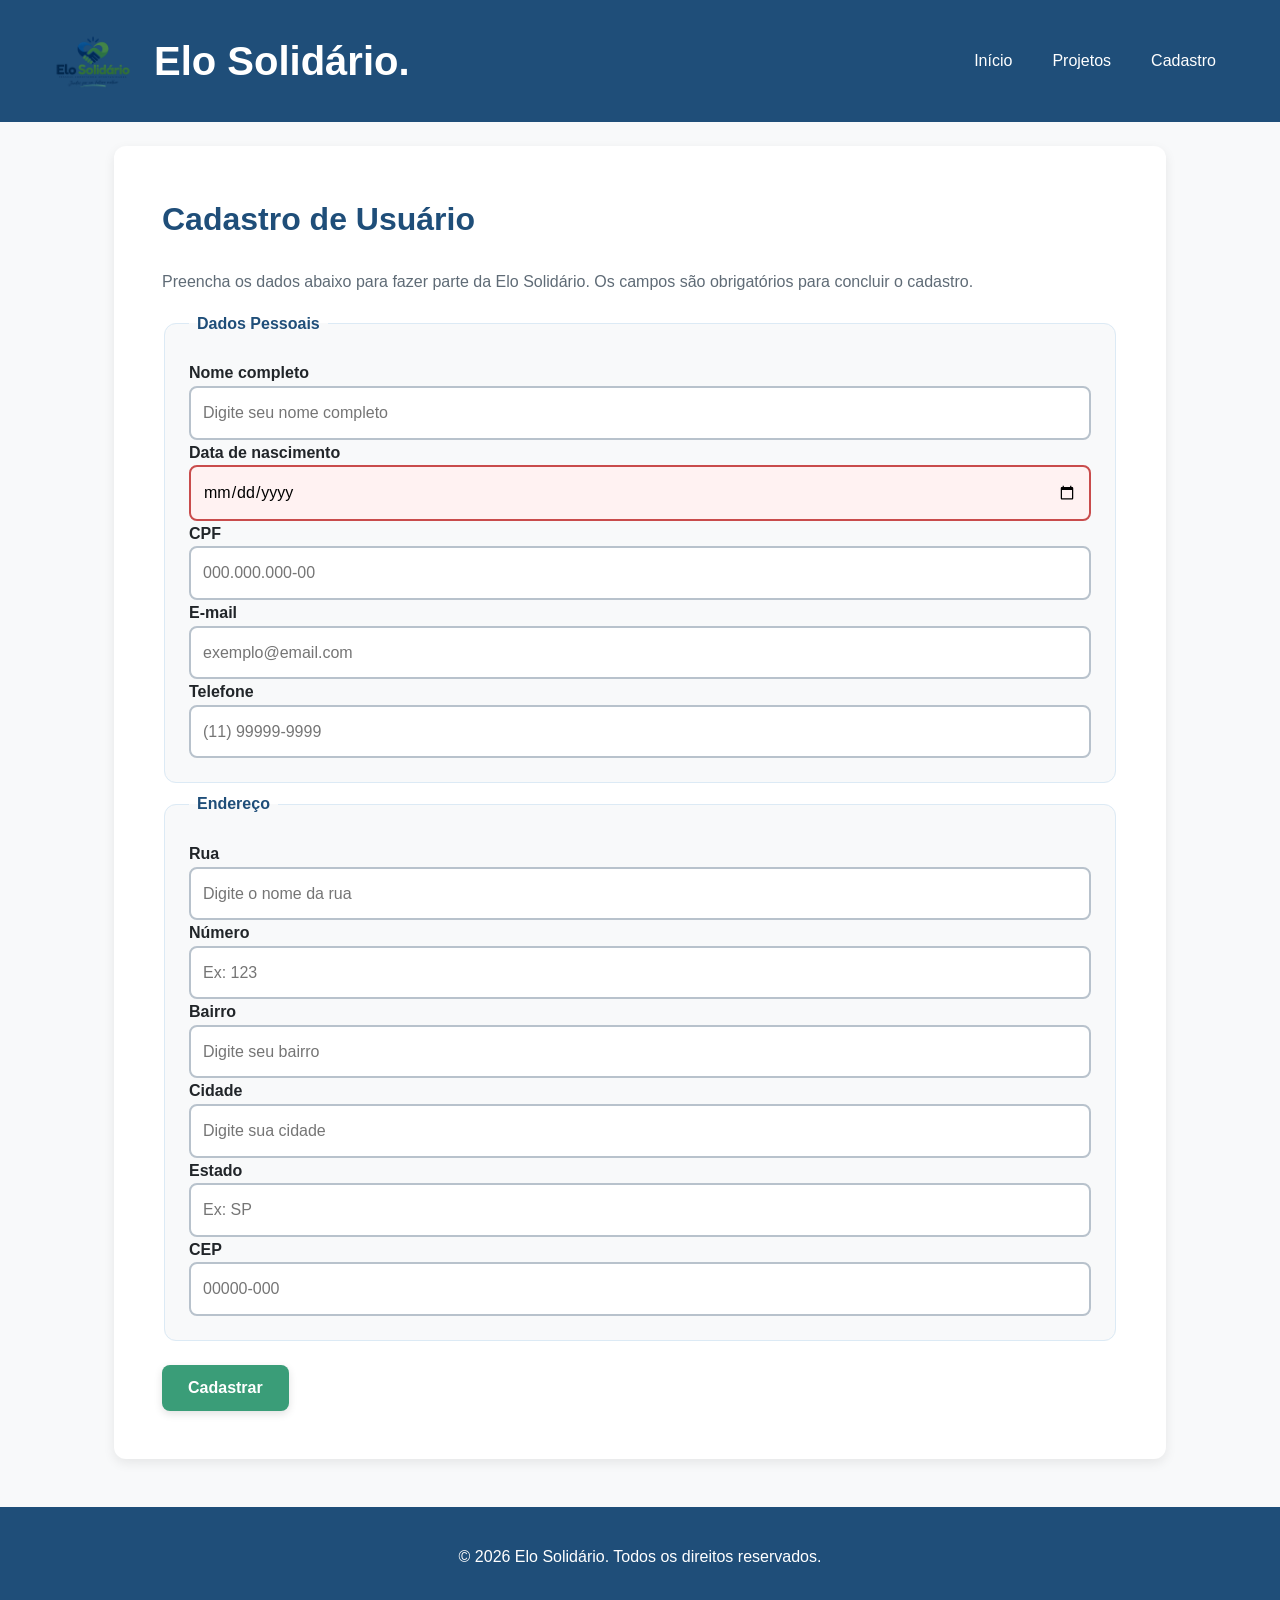
<file: HTML/cadastro.html>
<!DOCTYPE html>
<html lang="pt-BR">

<head>
    <meta charset="UTF-8">
    <meta name="viewport" content="width=device-width, initial-scale=1.0">

    <title>Cadastro - Elo Solidário</title>

    <link rel="stylesheet" href="../CSS/styles.css">
</head>

<body>

    <header>

        <img
            src="../IMAGENS/Logo-Elo-Solidario.png"
            alt="Logo da Elo Solidário"
            width="150"
            height="150"
        >

        <h1>Elo Solidário.</h1>

        <!-- Controle do menu hambúrguer -->
        <input
            type="checkbox"
            id="menu-toggle"
            class="menu-toggle"
        >

        <label
            for="menu-toggle"
            class="menu-hamburguer"
        >
            <span aria-hidden="true">☰</span>
            <span class="sr-only">Abrir ou fechar menu de navegação</span>
        </label>

        <nav aria-label="Navegação principal">

            <ul class="menu-principal">

                <li>
                    <a href="index.html">Início</a>
                </li>

                <li class="menu-dropdown">

                    <a href="projetos.html">Projetos</a>

                    <ul class="submenu">

                        <li>
                            <a href="projetos.html#doacoes">
                                Doações
                            </a>
                        </li>

                        <li>
                            <a href="projetos.html#voluntariado">
                                Voluntariado
                            </a>
                        </li>

                    </ul>

                </li>

                <li>
                    <a href="cadastro.html">Cadastro</a>
                </li>

            </ul>

        </nav>

    </header>


    <main>

        <section>

            <h2>Cadastro de Usuário</h2>

            <p>
                Preencha os dados abaixo para fazer parte da Elo Solidário.
                Os campos são obrigatórios para concluir o cadastro.
            </p>

            <form>

                <!-- DADOS PESSOAIS -->

                <fieldset>

                    <legend>Dados Pessoais</legend>

                    <label for="nome">
                        Nome completo
                    </label>

                    <input
                        type="text"
                        id="nome"
                        name="nome"
                        placeholder="Digite seu nome completo"
                        minlength="3"
                        autocomplete="name"
                        required
                    >


                    <label for="data">
                        Data de nascimento
                    </label>

                    <input
                        type="date"
                        id="data"
                        name="data"
                        autocomplete="bday"
                        required
                    >


                    <label for="cpf">
                        CPF
                    </label>

                    <input
                        type="text"
                        id="cpf"
                        name="cpf"
                        placeholder="000.000.000-00"
                        maxlength="14"
                        pattern="[0-9]{3}\.[0-9]{3}\.[0-9]{3}-[0-9]{2}"
                        title="Digite o CPF no formato 000.000.000-00"
                        inputmode="numeric"
                        required
                    >


                    <label for="email">
                        E-mail
                    </label>

                    <input
                        type="email"
                        id="email"
                        name="email"
                        placeholder="exemplo@email.com"
                        autocomplete="email"
                        required
                    >


                    <label for="telefone">
                        Telefone
                    </label>

                    <input
                        type="tel"
                        id="telefone"
                        name="telefone"
                        placeholder="(11) 99999-9999"
                        maxlength="15"
                        pattern="\([0-9]{2}\) [0-9]{5}-[0-9]{4}"
                        title="Digite o telefone no formato (11) 99999-9999"
                        autocomplete="tel"
                        inputmode="tel"
                        required
                    >

                </fieldset>


                <!-- ENDEREÇO -->

                <fieldset>

                    <legend>Endereço</legend>

                    <label for="rua">
                        Rua
                    </label>

                    <input
                        type="text"
                        id="rua"
                        name="rua"
                        placeholder="Digite o nome da rua"
                        autocomplete="street-address"
                        required
                    >


                    <label for="numero">
                        Número
                    </label>

                    <input
                        type="text"
                        id="numero"
                        name="numero"
                        placeholder="Ex: 123"
                        inputmode="numeric"
                        required
                    >


                    <label for="bairro">
                        Bairro
                    </label>

                    <input
                        type="text"
                        id="bairro"
                        name="bairro"
                        placeholder="Digite seu bairro"
                        required
                    >


                    <label for="cidade">
                        Cidade
                    </label>

                    <input
                        type="text"
                        id="cidade"
                        name="cidade"
                        placeholder="Digite sua cidade"
                        autocomplete="address-level2"
                        required
                    >


                    <label for="estado">
                        Estado
                    </label>

                    <input
                        type="text"
                        id="estado"
                        name="estado"
                        placeholder="Ex: SP"
                        maxlength="2"
                        pattern="[A-Za-z]{2}"
                        title="Digite a sigla do estado com duas letras, como SP"
                        autocomplete="address-level1"
                        required
                    >


                    <label for="cep">
                        CEP
                    </label>

                    <input
                        type="text"
                        id="cep"
                        name="cep"
                        placeholder="00000-000"
                        maxlength="9"
                        pattern="[0-9]{5}-[0-9]{3}"
                        title="Digite o CEP no formato 00000-000"
                        autocomplete="postal-code"
                        inputmode="numeric"
                        required
                    >

                </fieldset>


                <button type="submit">
                    Cadastrar
                </button>

            </form>

        </section>

    </main>


    <footer>

        <p>
            &copy; 2026 Elo Solidário. Todos os direitos reservados.
        </p>

    </footer>

</body>

</html>
</file>
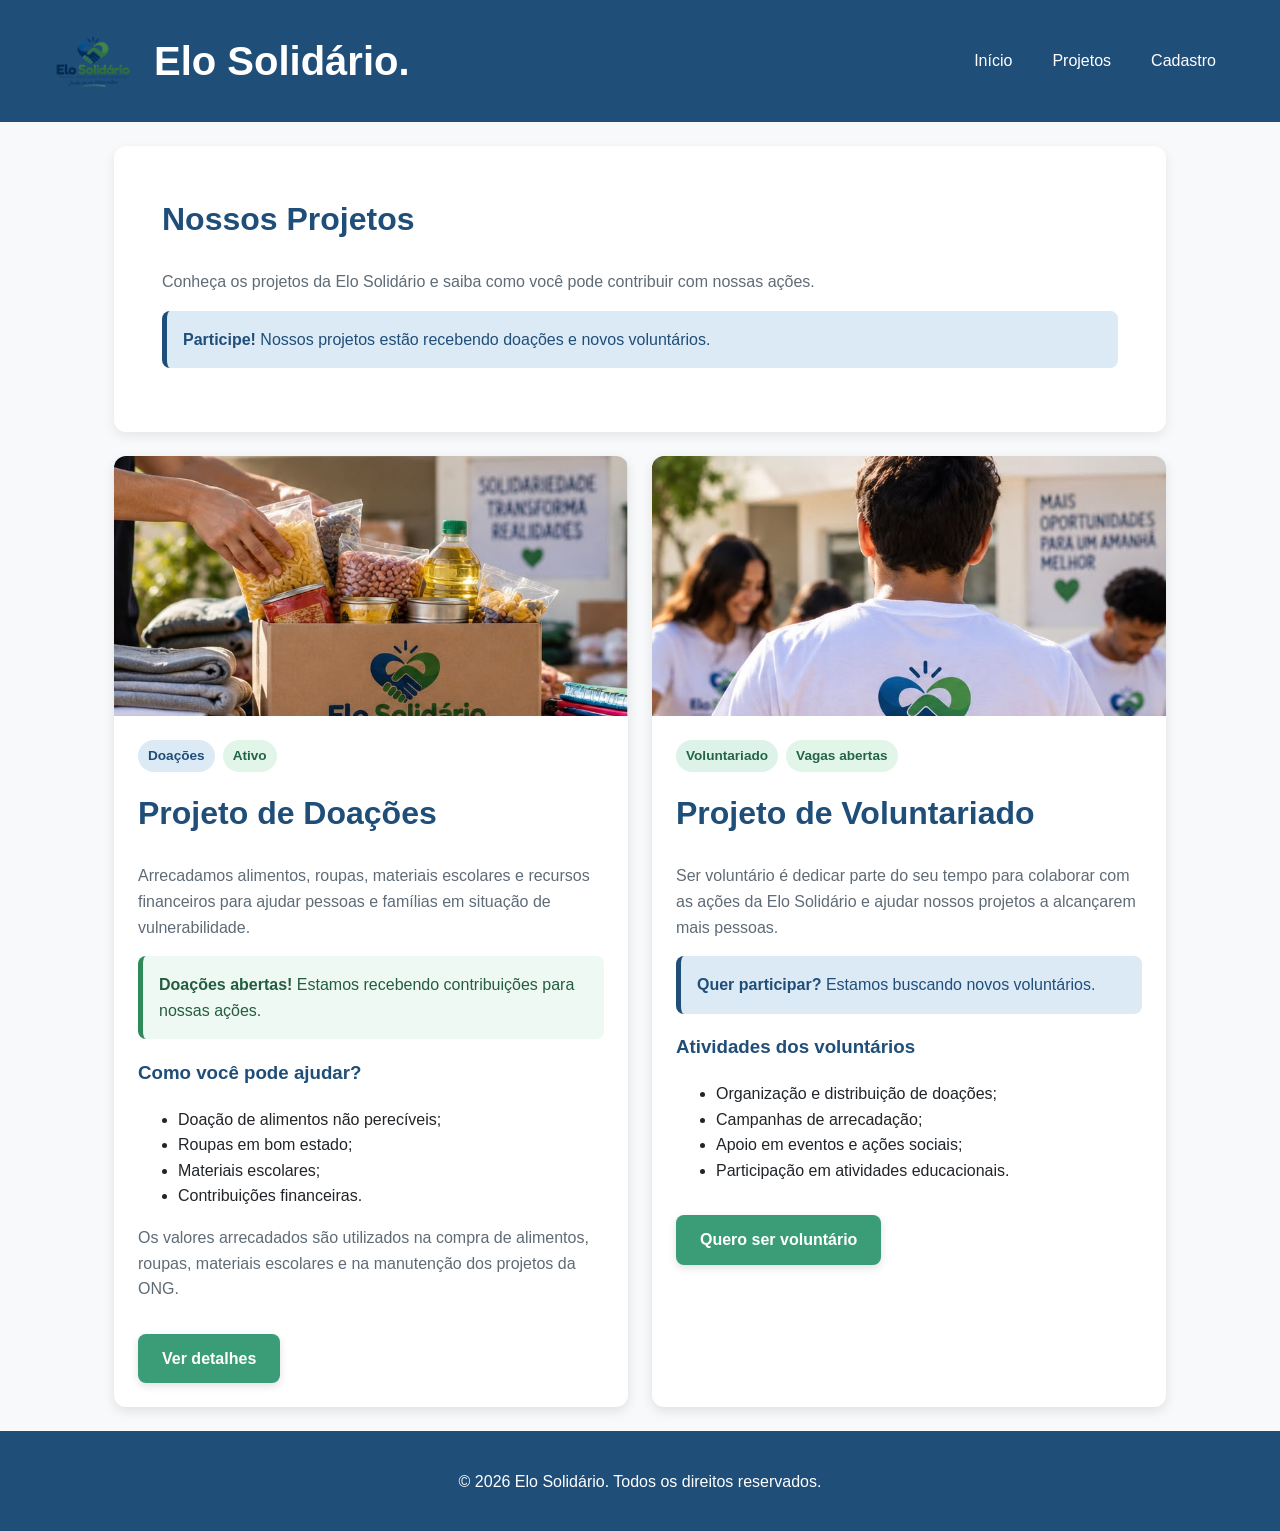
<file: HTML/projetos.html>
<!DOCTYPE html>
<html lang="pt-BR">

<head>
    <meta charset="UTF-8">
    <meta name="viewport" content="width=device-width, initial-scale=1.0">

    <title>Projetos - Elo Solidário</title>

    <link rel="stylesheet" href="../CSS/styles.css">
</head>

<body>

    <header>

        <img
            src="../IMAGENS/Logo-Elo-Solidario.png"
            alt="Logo da Elo Solidário"
            width="150"
            height="150"
        >

        <h1>Elo Solidário.</h1>

        <!-- Controle do menu hambúrguer -->
        <input
            type="checkbox"
            id="menu-toggle"
            class="menu-toggle"
        >

        <label
            for="menu-toggle"
            class="menu-hamburguer"
        >
            <span aria-hidden="true">☰</span>
            <span class="sr-only">Abrir ou fechar menu de navegação</span>
        </label>

        <nav aria-label="Navegação principal">

            <ul class="menu-principal">

                <li>
                    <a href="index.html">Início</a>
                </li>

                <li class="menu-dropdown">

                    <a href="projetos.html">Projetos</a>

                    <ul class="submenu">

                        <li>
                            <a href="#doacoes">Doações</a>
                        </li>

                        <li>
                            <a href="#voluntariado">Voluntariado</a>
                        </li>

                    </ul>

                </li>

                <li>
                    <a href="cadastro.html">Cadastro</a>
                </li>

            </ul>

        </nav>

    </header>


    <main>

        <section class="introducao-projetos">

            <h2>Nossos Projetos</h2>

            <p>
                Conheça os projetos da Elo Solidário e saiba como você pode
                contribuir com nossas ações.
            </p>

            <div class="alerta alerta-informacao">
                <strong>Participe!</strong>
                Nossos projetos estão recebendo doações e novos voluntários.
            </div>

        </section>


        <div class="projetos-container">

            <!-- PROJETO DE DOAÇÕES -->

            <article class="card-projeto" id="doacoes">

                <img
                    src="../IMAGENS/Projeto-Doacoes.png"
                    alt="Doações de alimentos, roupas e materiais escolares da Elo Solidário"
                    width="400"
                    height="300"
                >

                <div class="card-conteudo">

                    <div class="badges">

                        <span class="badge badge-doacao">
                            Doações
                        </span>

                        <span class="badge badge-ativo">
                            Ativo
                        </span>

                    </div>

                    <h2>Projeto de Doações</h2>

                    <p>
                        Arrecadamos alimentos, roupas, materiais escolares
                        e recursos financeiros para ajudar pessoas e famílias
                        em situação de vulnerabilidade.
                    </p>

                    <div class="alerta alerta-sucesso">
                        <strong>Doações abertas!</strong>
                        Estamos recebendo contribuições para nossas ações.
                    </div>

                    <h3>Como você pode ajudar?</h3>

                    <ul>
                        <li>Doação de alimentos não perecíveis;</li>
                        <li>Roupas em bom estado;</li>
                        <li>Materiais escolares;</li>
                        <li>Contribuições financeiras.</li>
                    </ul>

                    <p>
                        Os valores arrecadados são utilizados na compra de
                        alimentos, roupas, materiais escolares e na manutenção
                        dos projetos da ONG.
                    </p>

                    <a
                        href="#modal-doacoes"
                        class="botao-projeto"
                    >
                        Ver detalhes
                    </a>

                </div>

            </article>


            <!-- PROJETO DE VOLUNTARIADO -->

            <article class="card-projeto" id="voluntariado">

                <img
                    src="../IMAGENS/Projeto-Voluntariado.png"
                    alt="Voluntários da Elo Solidário participando da organização de doações"
                    width="400"
                    height="300"
                >

                <div class="card-conteudo">

                    <div class="badges">

                        <span class="badge badge-voluntariado">
                            Voluntariado
                        </span>

                        <span class="badge badge-ativo">
                            Vagas abertas
                        </span>

                    </div>

                    <h2>Projeto de Voluntariado</h2>

                    <p>
                        Ser voluntário é dedicar parte do seu tempo para
                        colaborar com as ações da Elo Solidário e ajudar
                        nossos projetos a alcançarem mais pessoas.
                    </p>

                    <div class="alerta alerta-informacao">
                        <strong>Quer participar?</strong>
                        Estamos buscando novos voluntários.
                    </div>

                    <h3>Atividades dos voluntários</h3>

                    <ul>
                        <li>Organização e distribuição de doações;</li>
                        <li>Campanhas de arrecadação;</li>
                        <li>Apoio em eventos e ações sociais;</li>
                        <li>Participação em atividades educacionais.</li>
                    </ul>

                    <a
                        href="cadastro.html"
                        class="botao-projeto"
                    >
                        Quero ser voluntário
                    </a>

                </div>

            </article>

        </div>

    </main>


    <!-- MODAL DE DETALHES -->

    <div
        id="modal-doacoes"
        class="modal"
        role="dialog"
        aria-modal="true"
        aria-labelledby="titulo-modal"
        aria-describedby="descricao-modal"
    >

        <div class="modal-conteudo">

            <a
                href="#doacoes"
                class="modal-fechar"
                aria-label="Fechar janela de detalhes"
            >
                <span aria-hidden="true">&times;</span>
            </a>

            <span class="badge badge-doacao">
                Doações
            </span>

            <h2 id="titulo-modal">
                Como contribuir?
            </h2>

            <p id="descricao-modal">
                Você pode apoiar o projeto doando alimentos não perecíveis,
                roupas em bom estado, materiais escolares ou contribuindo
                com as ações realizadas pela Elo Solidário.
            </p>

            <div class="alerta alerta-sucesso">
                <strong>Obrigado pelo interesse!</strong>
                Toda contribuição ajuda nossos projetos a alcançarem
                mais pessoas.
            </div>

            <a
                href="cadastro.html"
                class="botao-projeto"
            >
                Quero participar
            </a>

        </div>

    </div>


    <footer>

        <p>
            &copy; 2026 Elo Solidário. Todos os direitos reservados.
        </p>

    </footer>

</body>

</html>
</file>
<file: CSS/styles.css>
/* ==================================================
   DESIGN SYSTEM
================================================== */

:root {

    /* Cores principais */

    --primary-color: #1f4e79;
    --primary-color-light: #dceaf5;

    --secondary-color: #3a9d78;
    --secondary-color-light: #ddf3ea;

    --background-color: #f8f9fa;
    --surface-color: #ffffff;

    --text-color: #212529;
    --text-color-secondary: #5f6b76;

    /* Cores de feedback */

    --success-color: #2e8b57;
    --success-background: #eef9f3;

    --error-color: #c94c4c;
    --error-background: #fff2f2;

    --disabled-color: #9aa3aa;

    /* Tipografia */

    --font-size-base: 1rem;
    --font-size-pequeno: 1.25rem;
    --font-size-medio: 1.5rem;
    --font-size-grande: 2rem;
    --font-size-muito-grande: 2.5rem;

    /* Espaçamentos */

    --espacamento-pequeno: 8px;
    --espacamento-medio: 16px;
    --espacamento-grande: 24px;
    --espacamento-muito-grande: 32px;
    --espacamento-extra-grande: 48px;
}


/* ==================================================
   CONFIGURAÇÕES GERAIS
================================================== */

* {
    box-sizing: border-box;
}

body {
    margin: 0;

    background-color: var(--background-color);
    color: var(--text-color);

    font-family: Arial, Helvetica, sans-serif;
    font-size: var(--font-size-base);

    line-height: 1.6;
}

h1,
h2,
p {
    margin-top: 0;
}

h1 {
    margin-bottom: 0;

    color: var(--surface-color);

    font-size: var(--font-size-muito-grande);
}

h2 {
    margin-bottom: var(--espacamento-grande);

    color: var(--primary-color);

    font-size: var(--font-size-grande);
}

p {
    color: var(--text-color-secondary);
}


/* ==================================================
   ACESSIBILIDADE
================================================== */

/* Texto disponível para tecnologias assistivas,
   mas oculto visualmente */

.sr-only {
    position: absolute;

    width: 1px;
    height: 1px;

    padding: 0;
    margin: -1px;

    overflow: hidden;

    clip: rect(0, 0, 0, 0);
    white-space: nowrap;

    border: 0;
}


/* Foco visível para navegação por teclado */

a:focus-visible,
button:focus-visible,
input:focus-visible,
textarea:focus-visible,
select:focus-visible {
    outline: 3px solid var(--secondary-color);
    outline-offset: 3px;
}


/* ==================================================
   CABEÇALHO - FLEXBOX
================================================== */

header {
    display: flex;
    align-items: center;

    gap: var(--espacamento-medio);

    padding:
        var(--espacamento-medio)
        var(--espacamento-extra-grande);

    background-color: var(--primary-color);
}

header img {
    width: 90px;
    height: 90px;

    object-fit: contain;
}

header nav {
    margin-left: auto;
}


/* ==================================================
   MENU PRINCIPAL
================================================== */

.menu-principal {
    display: flex;
    align-items: center;
    justify-content: flex-end;

    gap: var(--espacamento-pequeno);

    margin: 0;
    padding: 0;

    list-style: none;
}

.menu-principal a {
    display: block;

    padding:
        var(--espacamento-pequeno)
        var(--espacamento-medio);

    color: var(--surface-color);

    text-decoration: none;

    border-radius: 8px;

    transition:
        background-color 0.3s ease,
        color 0.3s ease;
}

.menu-principal > li > a:hover,
.menu-principal > li > a:focus {
    background-color: var(--secondary-color);
}


/* ==================================================
   DROPDOWN
================================================== */

.menu-dropdown {
    position: relative;
}

.submenu {
    display: none;

    position: absolute;

    top: 100%;
    left: 0;

    z-index: 10;

    min-width: 190px;

    margin: 0;
    padding: var(--espacamento-pequeno);

    list-style: none;

    background-color: var(--primary-color);

    border-radius: 8px;

    box-shadow: 0 6px 14px rgba(0, 0, 0, 0.18);
}

.submenu li {
    width: 100%;
}

.submenu a {
    width: 100%;

    color: var(--surface-color);
}

.submenu a:hover,
.submenu a:focus {
    background-color: var(--secondary-color);
}

.menu-dropdown:hover .submenu,
.menu-dropdown:focus-within .submenu {
    display: flex;
    flex-direction: column;
}


/* ==================================================
   MENU HAMBÚRGUER
================================================== */

.menu-toggle {
    display: none;
}

.menu-hamburguer {
    display: none;

    color: var(--surface-color);

    font-size: var(--font-size-grande);

    cursor: pointer;

    user-select: none;

    transition: transform 0.3s ease;
}

.menu-hamburguer:hover {
    transform: scale(1.08);
}


/* ==================================================
   CONTEÚDO PRINCIPAL
================================================== */

main {
    max-width: 1200px;

    margin: 0 auto;

    padding: var(--espacamento-grande);
}

section {
    margin-bottom: var(--espacamento-grande);

    padding: var(--espacamento-extra-grande);

    background-color: var(--surface-color);

    border-radius: 12px;

    box-shadow: 0 4px 12px rgba(0, 0, 0, 0.08);
}


/* ==================================================
   GRID - QUEM SOMOS
================================================== */

.grid-container {
    display: grid;

    grid-template-columns: repeat(12, 1fr);

    align-items: center;

    gap: var(--espacamento-extra-grande);
}

.imagem-quem-somos {
    grid-column: span 5;

    width: 100%;
    max-width: 450px;
    height: auto;

    border-radius: 12px;
}

.texto-quem-somos {
    grid-column: span 7;

    font-size: var(--font-size-pequeno);
}


/* ==================================================
   LINKS DO CONTEÚDO
================================================== */

main a {
    color: var(--primary-color);

    font-weight: bold;
}


/* ==================================================
   FORMULÁRIO
================================================== */

fieldset {
    padding: var(--espacamento-grande);

    background-color: var(--background-color);

    border: 1px solid var(--primary-color-light);
    border-radius: 12px;
}

legend {
    padding:
        0
        var(--espacamento-pequeno);

    color: var(--primary-color);

    font-weight: bold;
}

form {
    display: flex;
    flex-direction: column;

    gap: var(--espacamento-pequeno);
}

form label {
    margin-top: var(--espacamento-pequeno);

    color: var(--text-color);

    font-weight: bold;
}

form input,
form textarea {
    width: 100%;

    padding: 12px;

    background-color: var(--surface-color);

    border: 2px solid #b8c2cc;
    border-radius: 8px;

    font: inherit;

    transition:
        border-color 0.3s ease,
        background-color 0.3s ease,
        box-shadow 0.3s ease;
}


/* ==================================================
   FOCO DOS CAMPOS
================================================== */

form input:focus,
form textarea:focus {
    border-color: var(--primary-color);

    box-shadow: 0 0 0 3px var(--primary-color-light);
}


/* ==================================================
   CAMPO VÁLIDO
================================================== */

form input:valid:not(:placeholder-shown),
form textarea:valid:not(:placeholder-shown) {
    border-color: var(--success-color);

    background-color: var(--success-background);
}


/* ==================================================
   CAMPO INVÁLIDO
================================================== */

form input:invalid:not(:placeholder-shown),
form textarea:invalid:not(:placeholder-shown) {
    border-color: var(--error-color);

    background-color: var(--error-background);
}


/* Feedback de foco + validação */

form input:valid:not(:placeholder-shown):focus,
form textarea:valid:not(:placeholder-shown):focus {
    box-shadow: 0 0 0 3px var(--secondary-color-light);
}

form input:invalid:not(:placeholder-shown):focus,
form textarea:invalid:not(:placeholder-shown):focus {
    box-shadow: 0 0 0 3px rgba(201, 76, 76, 0.18);
}


/* ==================================================
   BOTÃO - ESTADO NORMAL
================================================== */

form button {
    align-self: flex-start;

    margin-top: var(--espacamento-medio);

    padding:
        12px
        var(--espacamento-grande);

    background-color: var(--secondary-color);
    color: var(--surface-color);

    border: 2px solid transparent;
    border-radius: 8px;

    font-size: var(--font-size-base);
    font-weight: bold;

    cursor: pointer;

    box-shadow: 0 3px 8px rgba(0, 0, 0, 0.12);

    transition:
        background-color 0.3s ease,
        border-color 0.3s ease,
        box-shadow 0.3s ease,
        transform 0.2s ease,
        opacity 0.3s ease;
}


/* ==================================================
   BOTÃO - HOVER
================================================== */

form button:hover {
    background-color: var(--primary-color);

    box-shadow: 0 5px 12px rgba(0, 0, 0, 0.18);

    transform: translateY(-2px);
}


/* ==================================================
   BOTÃO - FOCUS
================================================== */

form button:focus {
    background-color: var(--primary-color);

    border-color: var(--secondary-color);

    box-shadow:
        0 0 0 3px var(--primary-color-light),
        0 4px 10px rgba(0, 0, 0, 0.15);
}


/* ==================================================
   BOTÃO - ACTIVE
================================================== */

form button:active {
    transform: translateY(1px);

    box-shadow: 0 2px 4px rgba(0, 0, 0, 0.15);
}


/* ==================================================
   BOTÃO - DISABLED
================================================== */

form button:disabled {
    background-color: var(--disabled-color);

    opacity: 0.6;

    cursor: not-allowed;

    box-shadow: none;

    transform: none;
}


/* ==================================================
   RODAPÉ
================================================== */

footer {
    display: flex;
    align-items: center;
    justify-content: center;

    min-height: 100px;

    padding: var(--espacamento-grande);

    background-color: var(--primary-color);
}

footer p {
    margin: 0;

    color: var(--surface-color);

    text-align: center;
}


/* ==================================================
   PROJETOS
================================================== */

.projetos-container {
    display: grid;
    grid-template-columns: repeat(2, 1fr);

    gap: var(--espacamento-grande);
}

.card-projeto {
    overflow: hidden;

    background-color: var(--surface-color);

    border-radius: 12px;

    box-shadow: 0 4px 12px rgba(0, 0, 0, 0.10);

    transition:
        transform 0.3s ease,
        box-shadow 0.3s ease;
}

.card-projeto:hover {
    transform: translateY(-4px);

    box-shadow: 0 8px 18px rgba(0, 0, 0, 0.15);
}

.card-projeto img {
    display: block;

    width: 100%;
    height: 260px;

    object-fit: cover;
}

.card-conteudo {
    padding: var(--espacamento-grande);
}

.card-conteudo h2 {
    margin-top: var(--espacamento-medio);
}

.card-conteudo h3 {
    color: var(--primary-color);
}


/* ==================================================
   BADGES
================================================== */

.badges {
    display: flex;
    flex-wrap: wrap;

    gap: var(--espacamento-pequeno);
}

.badge {
    display: inline-block;

    padding: 5px 10px;

    border-radius: 20px;

    font-size: 0.85rem;
    font-weight: bold;
}

.badge-doacao {
    color: var(--primary-color);

    background-color: var(--primary-color-light);
}

.badge-voluntariado {
    color: #236449;

    background-color: var(--secondary-color-light);
}

.badge-ativo {
    color: #236449;

    background-color: #e1f5e9;
}


/* ==================================================
   ALERTAS
================================================== */

.alerta {
    margin:
        var(--espacamento-medio)
        0;

    padding: var(--espacamento-medio);

    border-radius: 8px;

    border-left: 5px solid;
}

.alerta-sucesso {
    color: #245c40;

    background-color: var(--success-background);

    border-color: var(--success-color);
}

.alerta-informacao {
    color: var(--primary-color);

    background-color: var(--primary-color-light);

    border-color: var(--primary-color);
}


/* ==================================================
   BOTÕES DOS PROJETOS
================================================== */

.botao-projeto {
    display: inline-block;

    margin-top: var(--espacamento-medio);

    padding:
        12px
        var(--espacamento-grande);

    color: var(--surface-color);

    background-color: var(--secondary-color);

    border-radius: 8px;

    text-decoration: none;

    box-shadow: 0 3px 8px rgba(0, 0, 0, 0.12);

    transition:
        background-color 0.3s ease,
        transform 0.2s ease,
        box-shadow 0.3s ease;
}

main .botao-projeto {
    color: var(--surface-color);
}

.botao-projeto:hover,
.botao-projeto:focus {
    color: var(--surface-color);

    background-color: var(--primary-color);

    transform: translateY(-2px);

    box-shadow: 0 5px 12px rgba(0, 0, 0, 0.18);
}

.botao-projeto:active {
    transform: translateY(1px);
}


/* ==================================================
   MODAL
================================================== */

.modal {
    display: none;

    position: fixed;

    inset: 0;

    z-index: 1000;

    padding: var(--espacamento-grande);

    background-color: rgba(0, 0, 0, 0.55);

    align-items: center;
    justify-content: center;
}

.modal:target {
    display: flex;
}

.modal-conteudo {
    position: relative;

    width: 100%;
    max-width: 550px;

    padding: var(--espacamento-muito-grande);

    background-color: var(--surface-color);

    border-radius: 12px;

    box-shadow: 0 12px 30px rgba(0, 0, 0, 0.25);
}

.modal-conteudo h2 {
    margin-top: var(--espacamento-medio);
}

.modal-fechar {
    position: absolute;

    top: 12px;
    right: 18px;

    color: var(--text-color-secondary);

    font-size: 2rem;

    font-weight: bold;

    line-height: 1;

    text-decoration: none;

    transition:
        color 0.3s ease,
        transform 0.3s ease;
}

.modal-fechar:hover,
.modal-fechar:focus {
    color: var(--error-color);

    transform: scale(1.1);
}


/* ==================================================
   REDUÇÃO DE MOVIMENTO
================================================== */

@media (prefers-reduced-motion: reduce) {

    *,
    *::before,
    *::after {
        scroll-behavior: auto !important;

        transition-duration: 0.01ms !important;
        animation-duration: 0.01ms !important;
        animation-iteration-count: 1 !important;
    }
}


/* ==================================================
   BREAKPOINT 1 - DESKTOP
================================================== */

@media (max-width: 1440px) {

    main {
        max-width: 1100px;
    }

    .grid-container {
        gap: var(--espacamento-muito-grande);
    }
}


/* ==================================================
   BREAKPOINT 2 - NOTEBOOK
================================================== */

@media (max-width: 1024px) {

    main {
        padding: var(--espacamento-medio);
    }

    section {
        padding: var(--espacamento-muito-grande);
    }

    .grid-container {
        gap: var(--espacamento-grande);
    }

    header {
        padding-left: var(--espacamento-grande);
        padding-right: var(--espacamento-grande);
    }
}


/* ==================================================
   BREAKPOINT 3 - TABLET
================================================== */

@media (max-width: 768px) {

    header {
        flex-wrap: wrap;
    }

    header nav {
        width: 100%;

        margin-left: 0;
    }

    .menu-principal {
        justify-content: center;
    }

    .imagem-quem-somos {
        grid-column: span 6;
    }

    .texto-quem-somos {
        grid-column: span 6;

        font-size: var(--font-size-base);
    }

    .grid-container {
        gap: var(--espacamento-medio);
    }

    .projetos-container {
        grid-template-columns: 1fr;
    }
}


/* ==================================================
   BREAKPOINT 4 - CELULAR / HAMBÚRGUER
================================================== */

@media (max-width: 600px) {

    header {
        flex-direction: row;
        flex-wrap: wrap;
        justify-content: space-between;
        align-items: center;

        padding: var(--espacamento-medio);
    }

    header img {
        width: 65px;
        height: 65px;
    }

    header h1 {
        flex: 1;

        font-size: var(--font-size-grande);
    }


    /* Exibe o hambúrguer */

    .menu-hamburguer {
        display: block;
    }


    /* Esconde o menu inicialmente */

    header nav {
        display: none;

        width: 100%;

        margin-left: 0;
    }


    /* Abre o menu */

    .menu-toggle:checked ~ nav {
        display: block;
    }


    /* Menu passa a ser vertical */

    .menu-principal {
        flex-direction: column;
        align-items: stretch;

        width: 100%;

        gap: var(--espacamento-pequeno);

        padding-top: var(--espacamento-medio);
    }

    .menu-principal > li {
        width: 100%;
    }

    .menu-principal > li > a {
        width: 100%;

        text-align: center;
    }


    /* Submenu adaptado para touch */

    .submenu {
        display: flex;
        position: static;
        flex-direction: column;

        width: 100%;
        min-width: 0;

        margin-top: var(--espacamento-pequeno);
        padding: 0;

        background-color: transparent;

        box-shadow: none;
    }

    .submenu a {
        text-align: center;

        color: var(--primary-color);

        background-color: var(--primary-color-light);

        border-radius: 6px;
    }

    .submenu a:hover,
    .submenu a:focus {
        color: var(--primary-color);

        background-color: var(--secondary-color-light);
    }


    /* Grid responsivo */

    .imagem-quem-somos {
        grid-column: span 12;

        margin: 0 auto;
    }

    .texto-quem-somos {
        grid-column: span 12;
    }

    section {
        padding: var(--espacamento-grande);
    }


    /* Botão ocupa mais espaço no celular */

    form button {
        align-self: stretch;
}
    }
</file>
